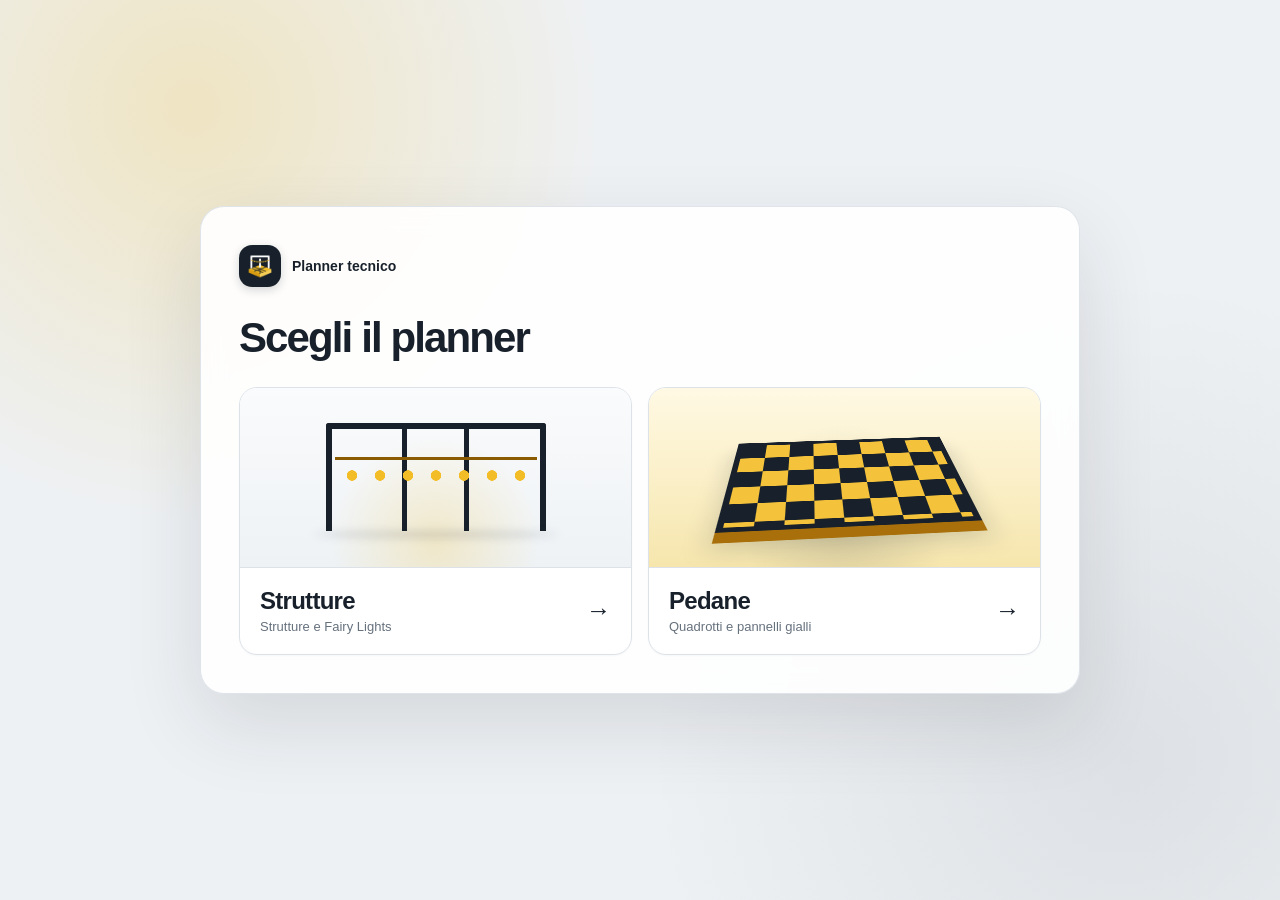
<file: index.html>
<!doctype html>
<html lang="it">
<head>
<meta charset="utf-8">
<meta name="viewport" content="width=device-width,initial-scale=1,viewport-fit=cover">
<meta name="theme-color" content="#18212b">
<meta name="apple-mobile-web-app-capable" content="yes">
<meta name="apple-mobile-web-app-status-bar-style" content="default">
<meta name="apple-mobile-web-app-title" content="Planner">
<meta name="description" content="Planner tecnico per strutture, pedane e materiale eventi.">
<title>Planner tecnico</title>
<link rel="manifest" href="./manifest.webmanifest">
<link rel="icon" href="./icons/icon-192.png" sizes="192x192" type="image/png">
<link rel="apple-touch-icon" href="./icons/icon-180.png">
<link rel="stylesheet" href="./ui.css?v=20">
</head>

<body class="home-page">
<main class="home">
  <div class="home-brand">
    <img class="brand-logo" src="./icons/icon-192.png" alt="">
    <span>Planner tecnico</span>
  </div>

  <h1>Scegli il planner</h1>

  <div class="apps">
    <a class="app" href="strutture.html">
      <div class="app-visual app-visual-structure" aria-hidden="true">
        <div class="structure-sketch"><span></span></div>
      </div>
      <div class="app-label">
        <div>
          <div class="app-title">Strutture</div>
          <div class="app-description">Strutture e Fairy Lights</div>
        </div>
        <span class="app-arrow" aria-hidden="true">→</span>
      </div>
    </a>

    <a class="app" href="pedane.html">
      <div class="app-visual app-visual-pedana" aria-hidden="true">
        <div class="pedana-sketch"></div>
      </div>
      <div class="app-label">
        <div>
          <div class="app-title">Pedane</div>
          <div class="app-description">Quadrotti e pannelli gialli</div>
        </div>
        <span class="app-arrow" aria-hidden="true">→</span>
      </div>
    </a>
  </div>
</main>

<script src="./ui.js?v=20" defer></script>
</body>
</html>
</file>
<file: ui.css>
:root {
  --ink: #18212b;
  --muted: #66717e;
  --line: #dce2e8;
  --surface: #ffffff;
  --surface-soft: #f7f8fa;
  --canvas: #eef1f4;
  --accent: #f2bd27;
  --accent-dark: #8a5b00;
  --accent-soft: #fff7d6;
  --success: #137a46;
  --danger: #b4233a;
  --shadow-sm: 0 1px 2px rgba(24, 33, 43, .05), 0 8px 24px rgba(24, 33, 43, .05);
  --shadow-lg: 0 24px 70px rgba(15, 23, 32, .22);
}

*,
*::before,
*::after {
  box-sizing: border-box;
}

@media screen {
  html {
    color-scheme: light;
  }

  body {
    margin: 0;
    width: 100%;
    max-width: 100%;
    overflow-x: hidden;
    background:
      radial-gradient(circle at 8% 0%, rgba(242, 189, 39, .12), transparent 24rem),
      var(--canvas);
    color: var(--ink);
    font-family: Inter, ui-sans-serif, -apple-system, BlinkMacSystemFont, "Segoe UI", sans-serif;
    -webkit-font-smoothing: antialiased;
  }

  body.modal-open {
    overflow: hidden;
  }

  header {
    position: sticky;
    top: 0;
    z-index: 1000;
    min-height: 68px;
    padding: 0 24px;
    border-bottom: 1px solid rgba(220, 226, 232, .92);
    background: rgba(255, 255, 255, .94);
    color: var(--ink);
    box-shadow: 0 1px 12px rgba(24, 33, 43, .04);
    backdrop-filter: blur(14px);
  }

  .header-left {
    gap: 28px;
  }

  .brand {
    display: flex;
    align-items: center;
    gap: 10px;
  }

  .brand-mark {
    width: 34px;
    height: 34px;
    display: grid;
    place-items: center;
    border-radius: 10px;
    background: var(--ink);
    color: var(--accent);
    font-size: 12px;
    font-weight: 900;
    letter-spacing: -.02em;
  }

  .brand-logo {
    width: 34px;
    height: 34px;
    display: block;
    flex: 0 0 auto;
    border-radius: 10px;
    object-fit: cover;
    box-shadow: 0 3px 10px rgba(24, 33, 43, .18);
  }

  header h1 {
    color: var(--ink);
    font-size: 17px;
    letter-spacing: -.02em;
  }

  nav {
    gap: 4px;
    padding: 4px;
    border-radius: 11px;
    background: var(--surface-soft);
  }

  nav a {
    padding: 8px 12px;
    border-radius: 8px;
    color: var(--muted);
    font-size: 13px;
    transition: background .15s ease, color .15s ease, box-shadow .15s ease;
  }

  nav a:hover {
    background: #fff;
    color: var(--ink);
  }

  nav a.active {
    background: #fff;
    color: var(--ink);
    box-shadow: 0 1px 4px rgba(24, 33, 43, .12);
  }

  button {
    min-height: 40px;
    padding: 9px 14px;
    border: 1px solid transparent;
    border-radius: 10px;
    font-family: inherit;
    font-weight: 750;
    touch-action: manipulation;
    transition: transform .12s ease, box-shadow .12s ease, background .12s ease, border-color .12s ease;
  }

  button:hover:not(:disabled) {
    transform: translateY(-1px);
  }

  button:active:not(:disabled) {
    transform: translateY(0);
  }

  button:focus-visible,
  a:focus-visible,
  input:focus-visible,
  select:focus-visible {
    outline: 3px solid rgba(242, 189, 39, .38);
    outline-offset: 2px;
  }

  .primary {
    background: var(--ink);
    color: #fff;
    box-shadow: 0 5px 14px rgba(24, 33, 43, .16);
  }

  .primary:hover:not(:disabled) {
    background: #0e151d;
    box-shadow: 0 7px 18px rgba(24, 33, 43, .22);
  }

  .secondary {
    border-color: var(--line);
    background: #fff;
    color: var(--ink);
  }

  .secondary:hover:not(:disabled) {
    border-color: #c8d0d8;
    background: var(--surface-soft);
  }

  #openSettings {
    display: inline-flex;
    align-items: center;
    justify-content: center;
    width: 42px;
    min-width: 42px;
    padding: 0;
    font-size: 18px;
    white-space: nowrap;
  }

  .page {
    width: 100%;
    min-width: 0;
    overflow-x: clip;
    max-width: 1580px;
    padding: 22px;
  }

  .card {
    margin-bottom: 18px;
    padding: 18px;
    border: 1px solid rgba(220, 226, 232, .9);
    border-radius: 17px;
    background: rgba(255, 255, 255, .92);
    box-shadow: var(--shadow-sm);
  }

  .workspace-grid {
    min-width: 0;
    gap: 14px;
  }

  .page-structures .workspace-grid {
    grid-template-columns: minmax(270px, .7fr) minmax(410px, 1.08fr) minmax(430px, 1.22fr);
  }

  .page-pedane .workspace-grid {
    grid-template-columns: minmax(290px, .74fr) minmax(410px, 1fr) minmax(430px, 1.08fr);
  }

  .panel,
  .result-box,
  .drawing {
    min-width: 0;
    max-width: 100%;
    border-color: var(--line);
    border-radius: 13px;
    background: var(--surface);
  }

  .panel {
    padding: 16px;
  }

  .panel h3,
  .result-box h3 {
    color: var(--ink);
    font-size: 15px;
    letter-spacing: -.01em;
  }

  label {
    margin-top: 12px;
    color: #33404d;
    font-size: 12px;
    font-weight: 750;
    letter-spacing: .01em;
  }

  input[type="text"],
  input[type="number"],
  select {
    min-width: 0;
    max-width: 100%;
    min-height: 44px;
    margin-top: 5px;
    padding: 9px 11px;
    border: 1px solid #cbd3db;
    border-radius: 9px;
    background: #fff;
    color: var(--ink);
    font-family: inherit;
    font-size: 15px;
    font-weight: 600;
    transition: border-color .14s ease, box-shadow .14s ease, background .14s ease;
  }

  input[type="text"]:hover,
  input[type="number"]:hover,
  select:hover {
    border-color: #aeb9c4;
  }

  input[type="text"]:focus,
  input[type="number"]:focus,
  select:focus {
    border-color: var(--accent-dark);
    outline: 0;
    box-shadow: 0 0 0 3px rgba(242, 189, 39, .2);
  }

  input[type="number"] {
    appearance: textfield;
    -moz-appearance: textfield;
  }

  input[type="number"]::-webkit-inner-spin-button,
  input[type="number"]::-webkit-outer-spin-button {
    margin: 0;
    appearance: none;
  }

  input[type="checkbox"] {
    width: 18px;
    height: 18px;
    accent-color: var(--ink);
  }

  .checkbox-row {
    min-height: 32px;
    gap: 9px;
  }

  .fairy-project-options {
    margin-top: 7px;
    padding: 12px;
    border: 1px solid var(--line);
    border-radius: 11px;
    background: var(--surface-soft);
  }

  .arch-project-options {
    margin-top: 9px;
    padding: 12px;
    border: 1px solid #d3b04b;
    border-radius: 11px;
    background: #fffaf0;
  }

  .arch-project-options[hidden] {
    display: none;
  }

  .arch-project-options label {
    margin-top: 0;
  }

  .arch-size-row {
    display: grid;
    grid-template-columns: minmax(0, 1fr) auto minmax(0, 1fr);
    align-items: center;
    gap: 9px;
  }

  .arch-size-times {
    color: var(--muted);
    font-size: 18px;
    font-weight: 850;
  }

  .arch-fixed-span {
    min-width: 0;
    min-height: 44px;
    margin-top: 5px;
    padding: 9px 11px;
    display: flex;
    align-items: center;
    border: 1px solid #cbd3db;
    border-radius: 10px;
    background: #fff;
    color: var(--ink);
    font-size: 15px;
    font-weight: 800;
  }

  .width-breakdown {
    display: grid;
    gap: 6px;
    margin-top: 10px;
    padding-top: 9px;
    border-top: 1px solid #e5d7ac;
    font-size: 12px;
  }

  .width-breakdown > div {
    display: flex;
    justify-content: space-between;
    gap: 12px;
  }

  .width-breakdown > div strong {
    text-align: right;
  }

  .width-breakdown-total {
    font-size: 14px;
    font-weight: 800;
  }

  .fairy-project-options[hidden] {
    display: none;
  }

  .fairy-project-options label {
    margin-top: 0;
  }

  .two-cols,
  .inline-selects {
    gap: 10px;
  }

  .subpanel {
    margin-top: 9px;
    padding: 11px;
    border-color: var(--line);
    border-radius: 10px;
    background: var(--surface-soft);
  }

  .actions {
    gap: 8px;
    margin-top: 16px;
  }

  .pdf-button {
    display: inline-flex;
    align-items: center;
    justify-content: center;
    gap: 7px;
    min-width: 82px;
    border-color: #b71c1c;
    background: #c62828;
    color: #fff;
    box-shadow: 0 5px 14px rgba(198, 40, 40, .22);
  }

  .pdf-button:hover:not(:disabled) {
    border-color: #9f1919;
    background: #a91f1f;
    box-shadow: 0 7px 18px rgba(198, 40, 40, .28);
  }

  .pdf-button svg {
    width: 18px;
    height: 18px;
    flex: 0 0 auto;
  }

  .number-control {
    width: 100%;
    min-height: 44px;
    display: grid;
    grid-template-columns: 40px minmax(42px, 1fr) 40px;
    align-items: stretch;
    margin-top: 5px;
    overflow: hidden;
    border: 1px solid #cbd3db;
    border-radius: 10px;
    background: #fff;
    transition: border-color .14s ease, box-shadow .14s ease;
    touch-action: manipulation;
  }

  .number-control.has-unit {
    grid-template-columns: 40px minmax(42px, 1fr) auto 40px;
  }

  .number-control:focus-within {
    border-color: var(--accent-dark);
    box-shadow: 0 0 0 3px rgba(242, 189, 39, .2);
  }

  .number-control input[type="number"] {
    min-width: 0;
    min-height: 42px;
    margin: 0;
    padding: 8px 4px;
    border: 0;
    border-radius: 0;
    box-shadow: none;
    text-align: center;
    font-size: 16px;
    font-variant-numeric: tabular-nums;
  }

  .number-control input[type="number"]:focus {
    box-shadow: none;
  }

  .stepper-button {
    min-width: 0;
    min-height: 42px;
    padding: 0;
    border: 0;
    border-radius: 0;
    background: var(--surface-soft);
    color: var(--ink);
    font-size: 20px;
    font-weight: 500;
    box-shadow: none;
    touch-action: manipulation;
    user-select: none;
    -webkit-user-select: none;
  }

  .stepper-button:first-child {
    border-right: 1px solid var(--line);
  }

  .stepper-button:last-child {
    border-left: 1px solid var(--line);
  }

  .stepper-button:hover:not(:disabled) {
    transform: none;
    background: var(--accent-soft);
  }

  .number-unit {
    display: flex;
    align-items: center;
    padding: 0 3px;
    color: var(--muted);
    font-size: 12px;
    font-weight: 750;
  }

  .number-control.compact {
    min-height: 38px;
    grid-template-columns: 34px minmax(38px, 1fr) 34px;
    margin: 0;
  }

  .number-control.compact input[type="number"],
  .number-control.compact .stepper-button {
    min-height: 36px;
  }

  .number-control.compact .stepper-button {
    font-size: 17px;
  }

  .sections-control {
    min-width: 0;
    grid-template-columns: minmax(0, 1fr) 58px;
    gap: 7px;
  }

  .sections-control .number-control {
    margin: 0;
  }

  .auto-button,
  .matrix-button {
    min-height: 36px;
    border: 1px solid var(--line);
    border-radius: 8px;
    background: var(--surface-soft);
  }

  .active-button,
  .auto-button.active-button,
  .matrix-button.active-button {
    border-color: var(--ink);
    background: var(--ink) !important;
    color: #fff !important;
  }

  #matrixView,
  #deckPlan,
  #yellowPlanPreview,
  #viewer {
    border-color: var(--line);
    border-radius: 10px;
    background: #f4f6f8;
  }

  .config-line,
  .config-line > *,
  .sections-control > * {
    min-width: 0;
  }

  .preview-toolbar {
    display: flex;
    align-items: center;
    justify-content: space-between;
    gap: 10px;
    margin-bottom: 10px;
  }

  .viewer-toolbar {
    display: flex;
    align-items: center;
    justify-content: flex-end;
    flex-wrap: wrap;
    gap: 7px;
  }

  .preview-toolbar span,
  .small,
  .legend {
    color: var(--muted);
  }

  .status {
    margin-top: 14px;
    padding: 10px 12px;
    border: 1px solid var(--line);
    border-radius: 10px;
    background: var(--surface-soft);
  }

  .good {
    color: var(--success);
  }

  .bad {
    color: var(--danger);
  }

  .warning {
    border-color: #e8c958;
    border-radius: 9px;
    background: var(--accent-soft);
  }

  .results {
    gap: 14px;
    margin-top: 14px;
  }

  .result-box {
    padding: 14px;
  }

  .material-box {
    border: 2px solid var(--ink);
    border-radius: 13px;
  }

  .material-box.material-unavailable {
    border-color: var(--danger);
    background: #fff8f8;
  }

  .material-box.material-alternative {
    border-color: #d49a00;
    background: #fffbeb;
  }

  .config-panel-invalid {
    border-color: var(--danger) !important;
    background: #fff8f8 !important;
    box-shadow: 0 0 0 2px rgba(190, 24, 38, .10);
  }

  .config-panel-alternative {
    border-color: #d49a00 !important;
    background: #fffbeb !important;
    box-shadow: 0 0 0 2px rgba(212, 154, 0, .12);
  }

  .status-alternative {
    color: #986800;
    font-weight: 800;
  }

  .warning.warning-alternative {
    border-color: #e2bd54;
    background: #fff6ce;
    color: #644600;
  }

  .material-row.material-substitute {
    border-radius: 8px;
    background: #fff6ce;
  }

  .material-row {
    grid-template-columns: 54px 1fr;
    border-color: #edf0f3;
  }

  .material-qty {
    border: 0;
    border-radius: 8px;
    background: var(--accent-soft);
    color: #5f4300;
  }

  .chip {
    border-color: var(--line);
    border-radius: 9px;
    background: var(--surface-soft);
  }

  .chip.total-chip {
    border-color: var(--ink);
    background: #fff;
  }

  .drawing {
    padding: 13px;
    overflow: hidden;
  }

  .drawing-title {
    color: var(--muted);
    font-size: 12px;
    letter-spacing: .08em;
  }

  .section-heading {
    display: flex;
    align-items: center;
    justify-content: space-between;
    gap: 12px;
    margin-bottom: 10px;
  }

  .section-heading h2 {
    margin: 0;
    font-size: 19px;
  }

  .expand-view-button {
    min-height: 36px;
    padding: 7px 10px;
    white-space: nowrap;
  }

  body.fullscreen-view-open {
    overflow: hidden !important;
  }

  .fullscreen-view[hidden] {
    display: none !important;
  }

  .fullscreen-view {
    position: fixed;
    inset: 0;
    z-index: 5000;
    display: flex;
    flex-direction: column;
    width: 100%;
    height: 100dvh;
    background: var(--canvas);
  }

  .fullscreen-view-head {
    min-height: 62px;
    display: flex;
    align-items: center;
    justify-content: space-between;
    gap: 14px;
    padding: max(10px, env(safe-area-inset-top)) max(14px, env(safe-area-inset-right)) 10px max(14px, env(safe-area-inset-left));
    border-bottom: 1px solid var(--line);
    background: rgba(255, 255, 255, .96);
    box-shadow: 0 1px 12px rgba(24, 33, 43, .06);
  }

  .fullscreen-view-head strong {
    font-size: 16px;
  }

  .fullscreen-view-close {
    width: 42px;
    min-width: 42px;
    height: 42px;
    padding: 0;
    font-size: 25px;
    line-height: 1;
  }

  .fullscreen-view-host {
    min-height: 0;
    flex: 1;
    overflow: auto;
    padding: 20px max(18px, env(safe-area-inset-right)) max(20px, env(safe-area-inset-bottom)) max(18px, env(safe-area-inset-left));
  }

  .fullscreen-view[data-mode="viewer"] .fullscreen-view-host {
    overflow: hidden;
    padding: 0;
  }

  .fullscreen-view[data-mode="viewer"] #viewer {
    width: 100%;
    height: 100% !important;
    min-height: 0 !important;
    border: 0;
    border-radius: 0;
  }

  .fullscreen-view[data-mode="viewer"] #viewer canvas {
    width: 100% !important;
    height: 100% !important;
    display: block;
  }

  .fullscreen-view[data-mode="plan"] .fullscreen-view-host {
    overflow: hidden;
    padding: 12px;
  }

  .fullscreen-view[data-mode="plan"] .plan-view-panel.is-expanded-view {
    width: 100%;
    height: 100%;
    min-height: 0;
    display: flex;
    flex-direction: column;
    margin: 0;
    padding: 14px;
    border-radius: 14px;
  }

  .fullscreen-view[data-mode="plan"] .plan-view-panel .preview-toolbar,
  .fullscreen-view[data-mode="plan"] .plan-view-panel .legend,
  .fullscreen-view[data-mode="plan"] .plan-view-panel .deck-editor-hint {
    flex: 0 0 auto;
  }

  .fullscreen-view[data-mode="plan"] .plan-view-panel .plan-canvas {
    width: 100%;
    height: 100% !important;
    min-height: 0;
    flex: 1 1 auto;
    aspect-ratio: auto;
  }

  .fullscreen-view[data-mode="plan"] .plan-view-panel .plan-canvas svg {
    flex: none;
  }

  .fullscreen-view[data-mode="drawings"] .is-expanded-view {
    width: min(1180px, 100%);
    display: grid !important;
    grid-template-columns: 1fr !important;
    gap: 18px;
    margin: 0 auto;
  }

  .fullscreen-view[data-mode="drawings"] .drawing {
    width: 100%;
    margin: 0;
    padding: 18px;
    border: 1px solid var(--line);
    border-radius: 14px;
    background: #fff;
    box-shadow: var(--shadow-sm);
  }

  .fullscreen-view[data-mode="drawings"] .drawing svg {
    width: 100%;
    height: auto !important;
    min-height: 0 !important;
    max-height: none !important;
  }

  #settingsModal {
    padding: 22px;
    background: rgba(15, 23, 32, .58);
    backdrop-filter: blur(5px);
  }

  .modal-box {
    width: min(900px, 100%);
    max-width: 900px;
    max-height: calc(100vh - 44px);
    margin: auto;
    padding: 0;
    overflow: auto;
    border: 1px solid rgba(255, 255, 255, .6);
    border-radius: 20px;
    background: #fff;
    box-shadow: var(--shadow-lg);
  }

  .modal-head {
    position: sticky;
    top: 0;
    z-index: 2;
    padding: 20px 22px 16px;
    border-bottom: 1px solid var(--line);
    background: rgba(255, 255, 255, .96);
    backdrop-filter: blur(10px);
  }

  .modal-head h2 {
    font-size: 22px;
    letter-spacing: -.03em;
  }

  .modal-close {
    width: 40px;
    min-height: 40px;
    padding: 0;
    font-size: 22px;
    line-height: 1;
  }

  .modal-intro {
    margin: 0;
    padding: 14px 22px 0;
    color: var(--muted);
    font-size: 13px;
    line-height: 1.5;
  }

  .settings-section {
    margin: 0 22px;
    padding: 20px 0;
    border-top: 1px solid var(--line);
  }

  .modal-intro + .settings-section {
    border-top: 0;
  }

  .settings-section h3 {
    margin: 0 0 6px;
    font-size: 17px;
  }

  .settings-help {
    margin: 0 0 14px;
    color: var(--muted);
    font-size: 12px;
    line-height: 1.5;
  }

  .setting-row {
    grid-template-columns: minmax(0, 1fr) 190px;
    gap: 18px;
  }

  .unit-input {
    display: block;
  }

  .unit-input .number-control {
    margin: 0;
  }

  .stock-grid {
    grid-template-columns: minmax(230px, 1fr) 150px;
    gap: 9px 18px;
    margin-top: 14px;
  }

  .stock-grid > label {
    align-self: center;
    margin: 0;
    color: #394653;
    font-size: 15px;
    font-weight: 700;
    line-height: 1.35;
  }

  .stock-group-title {
    grid-column: 1 / -1;
    margin-top: 14px;
    padding: 14px 0 2px;
    border-top: 1px solid var(--line);
    color: var(--ink);
    font-size: 13px;
    font-weight: 850;
    letter-spacing: .09em;
    text-transform: uppercase;
  }

  .stock-group-title:first-child {
    margin-top: 0;
    padding-top: 0;
    border-top: 0;
  }

  .modal-actions {
    position: sticky;
    bottom: 0;
    z-index: 2;
    display: flex;
    justify-content: flex-end;
    gap: 8px;
    margin: 0;
    padding: 14px 22px 18px;
    border-top: 1px solid var(--line);
    background: rgba(255, 255, 255, .96);
    backdrop-filter: blur(10px);
  }

  .save-feedback {
    min-height: 18px;
    margin-top: 8px;
    color: var(--success);
    font-size: 12px;
    font-weight: 700;
  }

  .home-page {
    min-height: 100vh;
    display: grid;
    place-items: center;
    padding: 36px;
    background:
      radial-gradient(circle at 15% 12%, rgba(242, 189, 39, .24), transparent 26rem),
      radial-gradient(circle at 88% 84%, rgba(24, 33, 43, .08), transparent 30rem),
      var(--canvas);
  }

  .home-page .home {
    width: min(880px, 100%);
    padding: 38px;
    border: 1px solid rgba(220, 226, 232, .9);
    border-radius: 24px;
    background: rgba(255, 255, 255, .9);
    box-shadow: 0 30px 80px rgba(24, 33, 43, .12);
    backdrop-filter: blur(12px);
  }

  .home-brand {
    display: flex;
    align-items: center;
    gap: 11px;
    margin-bottom: 28px;
    color: var(--ink);
    font-size: 14px;
    font-weight: 800;
  }

  .home-brand .brand-logo {
    width: 42px;
    height: 42px;
    border-radius: 13px;
  }

  .home-page h1 {
    margin: 0;
    font-size: clamp(30px, 4vw, 42px);
    line-height: 1.08;
    letter-spacing: -.045em;
  }

  .home-page .apps {
    display: grid;
    grid-template-columns: repeat(2, minmax(0, 1fr));
    gap: 16px;
    margin-top: 26px;
  }

  .home-page .app {
    min-width: 0;
    overflow: hidden;
    border: 1px solid var(--line);
    border-radius: 18px;
    background: #fff;
    color: var(--ink);
    box-shadow: 0 1px 2px rgba(24, 33, 43, .03);
    text-decoration: none;
    transition: transform .16s ease, box-shadow .16s ease, border-color .16s ease;
  }

  .home-page .app:hover {
    transform: translateY(-3px);
    border-color: #c5ced7;
    box-shadow: 0 18px 38px rgba(24, 33, 43, .11);
  }

  .app-visual {
    height: 180px;
    display: grid;
    place-items: center;
    overflow: hidden;
    border-bottom: 1px solid var(--line);
    background:
      linear-gradient(rgba(255, 255, 255, .72), rgba(255, 255, 255, .72)),
      linear-gradient(135deg, var(--accent-soft), var(--surface-soft));
  }

  .app-visual-structure {
    background:
      radial-gradient(circle at 50% 86%, rgba(242, 189, 39, .22), transparent 42%),
      linear-gradient(#fafbfc, #eef2f5);
  }

  .structure-sketch {
    position: relative;
    width: min(62%, 220px);
    height: 108px;
    border: solid var(--ink);
    border-width: 6px 6px 0;
    border-radius: 3px 3px 0 0;
  }

  .structure-sketch::before {
    content: "";
    position: absolute;
    inset: 0 34% 0;
    border: solid var(--ink);
    border-width: 0 5px;
  }

  .structure-sketch::after {
    content: "";
    position: absolute;
    right: -18px;
    bottom: -7px;
    left: -18px;
    height: 7px;
    border-radius: 50%;
    background: rgba(24, 33, 43, .14);
    filter: blur(4px);
  }

  .structure-sketch span {
    position: absolute;
    top: 28px;
    right: 3px;
    left: 3px;
    height: 28px;
    border-top: 3px solid var(--accent-dark);
    background: radial-gradient(circle, var(--accent) 0 5px, transparent 5.5px) 3px 5px / 28px 21px repeat-x;
  }

  .app-visual-pedana {
    background:
      radial-gradient(circle at 50% 78%, rgba(24, 33, 43, .12), transparent 43%),
      linear-gradient(#fff9e4, #f6e6ad);
  }

  .pedana-sketch {
    width: min(64%, 230px);
    aspect-ratio: 1.55;
    border: 6px solid var(--ink);
    background:
      conic-gradient(
        #f4c23b 0 25%,
        var(--ink) 0 50%,
        #f4c23b 0 75%,
        var(--ink) 0
      ) 0 0 / 52px 52px;
    box-shadow: 0 13px 0 #a86f0a, 0 20px 24px rgba(24, 33, 43, .18);
    transform: perspective(420px) rotateX(55deg) rotateZ(-4deg);
  }

  .app-label {
    display: flex;
    align-items: center;
    justify-content: space-between;
    gap: 16px;
    padding: 19px 20px 20px;
  }

  .home-page .app-title {
    font-size: 24px;
    font-weight: 850;
    letter-spacing: -.03em;
  }

  .home-page .app-description {
    margin-top: 4px;
    color: var(--muted);
    font-size: 13px;
  }

  .home-page .app-arrow {
    flex: 0 0 auto;
    font-size: 25px;
    transition: transform .15s ease;
  }

  .home-page .app:hover .app-arrow {
    transform: translateX(3px);
  }

  .page-pedane #deckPlan,
  .page-pedane #yellowPlanPreview {
    height: auto;
    aspect-ratio: 1;
  }

  .visually-hidden {
    position: absolute !important;
    width: 1px !important;
    height: 1px !important;
    padding: 0 !important;
    margin: -1px !important;
    overflow: hidden !important;
    clip: rect(0, 0, 0, 0) !important;
    white-space: nowrap !important;
    border: 0 !important;
  }

  .page-pedane .deck-editor-toolbar {
    align-items: flex-start;
    flex-wrap: wrap;
  }

  .page-pedane .deck-editor-tools {
    display: flex;
    align-items: center;
    justify-content: flex-end;
    flex-wrap: wrap;
    gap: 6px;
  }

  .page-pedane .plan-view-panel .preview-toolbar {
    flex-wrap: wrap;
  }

  .page-pedane .plan-heading {
    display: flex;
    align-items: baseline;
    flex-wrap: wrap;
    gap: 5px 10px;
  }

  .page-pedane .plan-size-value {
    color: var(--muted);
    font-size: 12px;
    font-weight: 800;
  }

  .page-pedane .plan-zoom-controls {
    display: inline-flex;
    align-items: center;
    gap: 4px;
  }

  .page-pedane .plan-zoom-controls output {
    min-width: 48px;
    color: var(--muted);
    font-size: 12px;
    font-weight: 800;
    text-align: center;
  }

  .page-pedane .deck-editor-tools select {
    width: auto;
    min-width: 92px;
    min-height: 34px;
    margin: 0;
    padding: 6px 28px 6px 9px;
    border-radius: 8px;
    font-size: 13px;
    font-weight: 750;
  }

  .page-pedane .deck-tool {
    min-height: 34px;
    padding: 6px 9px;
    border: 1px solid var(--line);
    border-radius: 8px;
    background: var(--surface-soft);
    color: var(--ink);
  }

  .page-pedane .deck-editor-hint {
    min-height: 19px;
    margin-top: 7px;
    color: var(--muted);
    font-size: 12px;
    line-height: 1.4;
  }

  .page-pedane .deck-editor-target {
    cursor: pointer;
  }

  .page-pedane .plan-canvas.is-zoomed {
    cursor: grab;
  }

  .page-pedane .plan-canvas.is-panning {
    cursor: grabbing;
    user-select: none;
  }

  .page-pedane .deck-editor-target rect {
    vector-effect: non-scaling-stroke;
  }

  .page-pedane .deck-editor-target text {
    pointer-events: none;
  }

  .page-pedane .deck-add-target rect {
    fill: rgba(231, 174, 32, .018);
    stroke: rgba(140, 101, 0, .24);
    stroke-width: 1.25;
    stroke-dasharray: 7 5;
  }

  .page-pedane .deck-add-target text {
    fill: #8c6500;
    opacity: .20;
  }

  .page-pedane .deck-add-target:hover rect,
  .page-pedane .deck-add-target:focus rect {
    fill: rgba(255, 205, 75, .22);
    stroke: #b88300;
    stroke-width: 2;
  }

  .page-pedane .deck-add-target:hover text,
  .page-pedane .deck-add-target:focus text {
    opacity: .85;
  }

  .page-pedane .deck-paint-target rect {
    fill: transparent;
    stroke: transparent;
    stroke-width: 2;
  }

  .page-pedane .deck-paint-target:hover rect,
  .page-pedane .deck-paint-target:focus rect {
    fill: rgba(255, 205, 75, .08);
    stroke: rgba(184, 131, 0, .72);
  }

  .page-pedane .deck-erase-target rect {
    fill: rgba(190, 24, 38, .22);
    stroke: #b51226;
    stroke-width: 2;
  }

  .page-pedane .deck-erase-target text {
    fill: #8e0718;
  }

  .page-pedane .deck-erase-target:hover rect,
  .page-pedane .deck-erase-target:focus rect {
    fill: rgba(210, 26, 43, .42);
    stroke-width: 3;
  }

  .page-pedane .drawing svg {
    height: 520px;
  }

  .page-structures .drawing svg {
    height: auto;
  }

  .page-structures .drawing svg line,
  .page-structures .drawing svg path,
  .page-structures .drawing svg rect,
  .page-structures .drawing svg circle,
  .page-structures .drawing svg polygon {
    vector-effect: non-scaling-stroke;
  }
}

@media screen {
  .page-pedane .technical-section {
    display: none;
  }
}

@page {
  size: A4 portrait;
  margin: 12mm;
}

@media print {
  html,
  body {
    width: auto !important;
    overflow: visible !important;
  }

  .technical-section {
    display: block !important;
    break-before: page !important;
    page-break-before: always !important;
  }

  .technical-section .section-heading {
    margin: 0 0 9px;
    break-after: avoid-page;
    page-break-after: avoid;
  }

  .technical-section .section-heading h2 {
    margin: 0;
    font-size: 19px;
  }

  #print3d {
    display: block !important;
    width: 100% !important;
    height: 340px !important;
    object-fit: contain !important;
    object-position: center !important;
    background: #f4f6f8;
    break-inside: avoid-page !important;
    page-break-inside: avoid !important;
  }

  .technical-section .drawing,
  .technical-section .drawing svg {
    overflow: visible !important;
  }

  .technical-section .drawing {
    break-inside: avoid-page !important;
    page-break-inside: avoid !important;
  }

  .page-pedane .drawings {
    display: block !important;
  }

  .page-pedane .drawing {
    margin: 0 0 12px !important;
  }

  .page-pedane .drawing + .drawing {
    break-before: page !important;
    page-break-before: always !important;
  }

  .page-pedane .drawing svg {
    width: 100% !important;
    height: auto !important;
    max-height: none !important;
  }

  .page-structures .drawing svg {
    height: auto !important;
    max-height: 680px !important;
  }

  .page-structures #sideView {
    min-height: 0;
    max-height: none !important;
  }
}

@media screen and (max-width: 1320px) {
  .page-structures .workspace-grid,
  .page-pedane .workspace-grid {
    grid-template-columns: minmax(280px, .72fr) minmax(460px, 1.28fr);
  }

  .page-structures .viewer-panel,
  .page-pedane .workspace-grid > :last-child {
    grid-column: 1 / -1;
  }
}

@media screen and (max-width: 760px) {
  html,
  body {
    width: 100%;
    max-width: 100%;
    overflow-x: hidden;
    overscroll-behavior-x: none;
  }

  header {
    position: static;
    align-items: stretch;
    padding: 12px 14px;
  }

  .header-left {
    gap: 10px;
  }

  .brand-mark,
  .brand-logo {
    width: 32px;
    height: 32px;
  }

  nav {
    width: 100%;
    overflow-x: auto;
  }

  nav a {
    flex: 1;
    text-align: center;
  }

  #openSettings {
    align-self: flex-start;
  }

  .page {
    padding: 12px;
  }

  .card {
    padding: 13px;
    border-radius: 14px;
  }

  .page-structures .workspace-grid,
  .page-pedane .workspace-grid {
    width: 100%;
    min-width: 0;
    grid-template-columns: 1fr;
  }

  .page-structures .config-line {
    grid-template-columns: 82px minmax(0, 1fr);
  }

  .page-pedane .deck-editor-toolbar {
    display: grid;
    grid-template-columns: 1fr;
  }

  .page-pedane .deck-editor-tools {
    width: 100%;
    justify-content: flex-start;
  }

  .page-pedane .deck-editor-tools select {
    flex: 1 1 100px;
  }

  .page-structures select {
    width: 100%;
    min-width: 0;
    text-overflow: ellipsis;
  }

  .page-pedane #deckPlan,
  .page-pedane #yellowPlanPreview {
    height: auto;
    aspect-ratio: 1;
  }

  .page-pedane .drawing svg {
    height: min(100vw, 430px);
  }

  .page-structures .drawing svg {
    height: auto;
  }

  .page-structures .viewer-panel,
  .page-pedane .workspace-grid > :last-child {
    grid-column: auto;
  }

  #settingsModal {
    padding: 8px;
  }

  .modal-box {
    max-height: calc(100vh - 16px);
    border-radius: 15px;
  }

  .setting-row {
    grid-template-columns: 1fr;
  }

  .stock-grid {
    grid-template-columns: minmax(0, 1fr) 132px;
    gap: 8px 10px;
  }

  .modal-actions {
    flex-wrap: wrap;
  }

  .modal-actions button {
    flex: 1;
  }

  .home-page {
    display: block;
    padding: 14px;
  }

  .home-page .home {
    min-height: calc(100vh - 28px);
    padding: 26px 20px;
    border-radius: 18px;
  }

  .home-brand {
    margin-bottom: 24px;
  }

  .home-page .apps {
    grid-template-columns: 1fr;
    gap: 13px;
    margin-top: 20px;
  }

  .app-visual {
    height: 145px;
  }

  .home-page .app-title {
    font-size: 22px;
  }

  .section-heading {
    align-items: center;
  }

  .expand-view-button {
    min-height: 38px;
    font-size: 12px;
  }

  .fullscreen-view-host {
    padding: 10px max(10px, env(safe-area-inset-right)) max(12px, env(safe-area-inset-bottom)) max(10px, env(safe-area-inset-left));
  }
}

@media screen and (max-width: 520px) {
  .page-structures .method-config {
    grid-template-columns: 1fr;
    align-items: stretch;
    gap: 3px;
    margin-bottom: 12px;
  }

  .page-structures .method-config label {
    margin: 0;
  }

  .page-structures .method-config select {
    margin-top: 0;
  }
}
</file>
